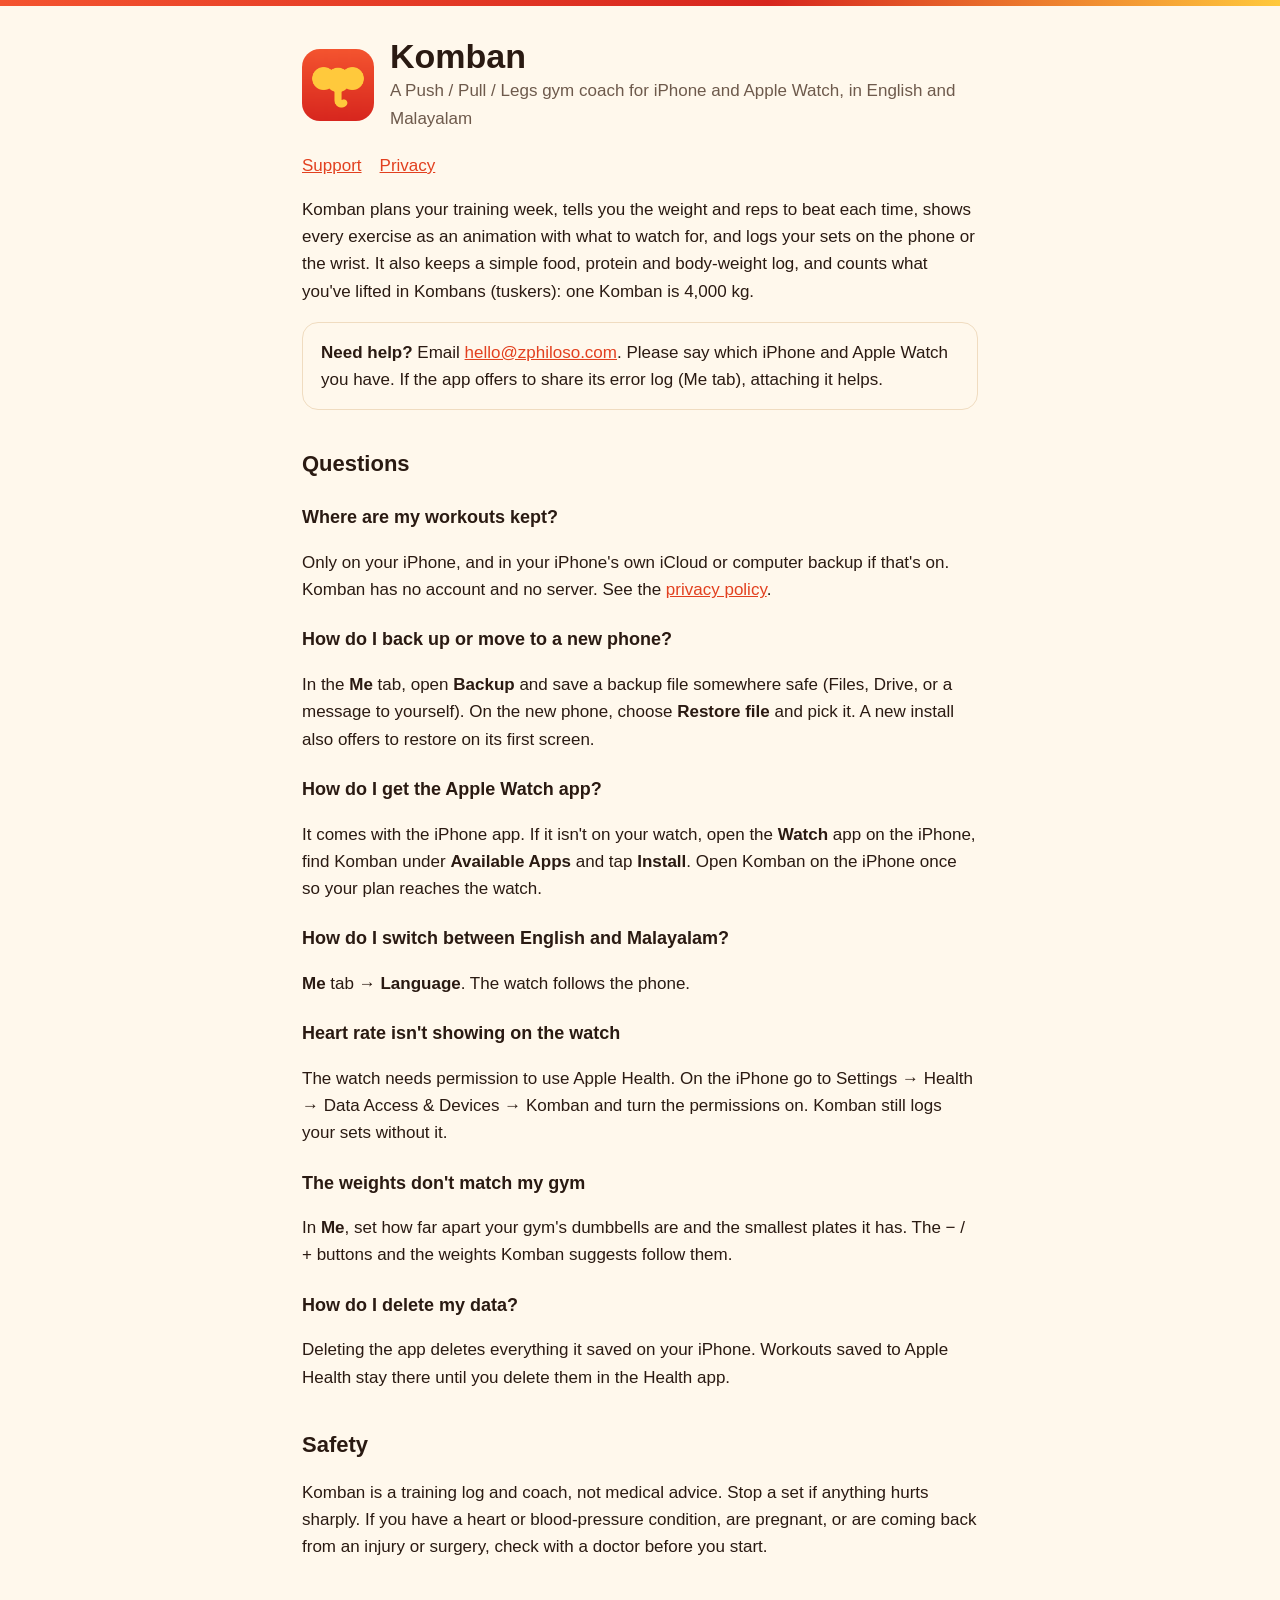
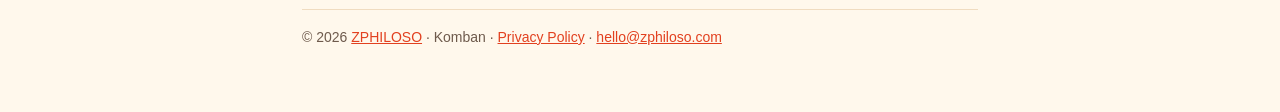
<file: index.html>
<!DOCTYPE html>
<html lang="en">
<head>
<meta charset="utf-8">
<meta name="viewport" content="width=device-width, initial-scale=1">
<title>Komban · Support</title>
<link rel="stylesheet" href="style.css">
<link rel="icon" href="icon.png">
</head>
<body>
<div class="band"></div>
<main>
  <header>
    <img src="icon.png" alt="Komban app icon">
    <div>
      <h1>Komban</h1>
      <p class="sub">A Push / Pull / Legs gym coach for iPhone and Apple Watch, in English and Malayalam</p>
    </div>
  </header>
  <nav><a href="./">Support</a><a href="privacy.html">Privacy</a></nav>

  <p>Komban plans your training week, tells you the weight and reps to beat each time, shows every exercise as an animation with what to watch for, and logs your sets on the phone or the wrist. It also keeps a simple food, protein and body-weight log, and counts what you've lifted in Kombans (tuskers): one Komban is 4,000 kg.</p>

  <div class="card">
    <strong>Need help?</strong> Email <a href="mailto:hello@zphiloso.com?subject=Komban">hello@zphiloso.com</a>. Please say which iPhone and Apple Watch you have. If the app offers to share its error log (Me tab), attaching it helps.
  </div>

  <h2>Questions</h2>

  <h3>Where are my workouts kept?</h3>
  <p>Only on your iPhone, and in your iPhone's own iCloud or computer backup if that's on. Komban has no account and no server. See the <a href="privacy.html">privacy policy</a>.</p>

  <h3>How do I back up or move to a new phone?</h3>
  <p>In the <strong>Me</strong> tab, open <strong>Backup</strong> and save a backup file somewhere safe (Files, Drive, or a message to yourself). On the new phone, choose <strong>Restore file</strong> and pick it. A new install also offers to restore on its first screen.</p>

  <h3>How do I get the Apple Watch app?</h3>
  <p>It comes with the iPhone app. If it isn't on your watch, open the <strong>Watch</strong> app on the iPhone, find Komban under <strong>Available Apps</strong> and tap <strong>Install</strong>. Open Komban on the iPhone once so your plan reaches the watch.</p>

  <h3>How do I switch between English and Malayalam?</h3>
  <p><strong>Me</strong> tab → <strong>Language</strong>. The watch follows the phone.</p>

  <h3>Heart rate isn't showing on the watch</h3>
  <p>The watch needs permission to use Apple Health. On the iPhone go to Settings → Health → Data Access &amp; Devices → Komban and turn the permissions on. Komban still logs your sets without it.</p>

  <h3>The weights don't match my gym</h3>
  <p>In <strong>Me</strong>, set how far apart your gym's dumbbells are and the smallest plates it has. The − / + buttons and the weights Komban suggests follow them.</p>

  <h3>How do I delete my data?</h3>
  <p>Deleting the app deletes everything it saved on your iPhone. Workouts saved to Apple Health stay there until you delete them in the Health app.</p>

  <h2>Safety</h2>
  <p>Komban is a training log and coach, not medical advice. Stop a set if anything hurts sharply. If you have a heart or blood-pressure condition, are pregnant, or are coming back from an injury or surgery, check with a doctor before you start.</p>

  <footer>© 2026 <a href="https://zphiloso.com">ZPHILOSO</a> · Komban · <a href="privacy.html">Privacy Policy</a> · <a href="mailto:hello@zphiloso.com">hello@zphiloso.com</a></footer>
</main>
</body>
</html>
</file>
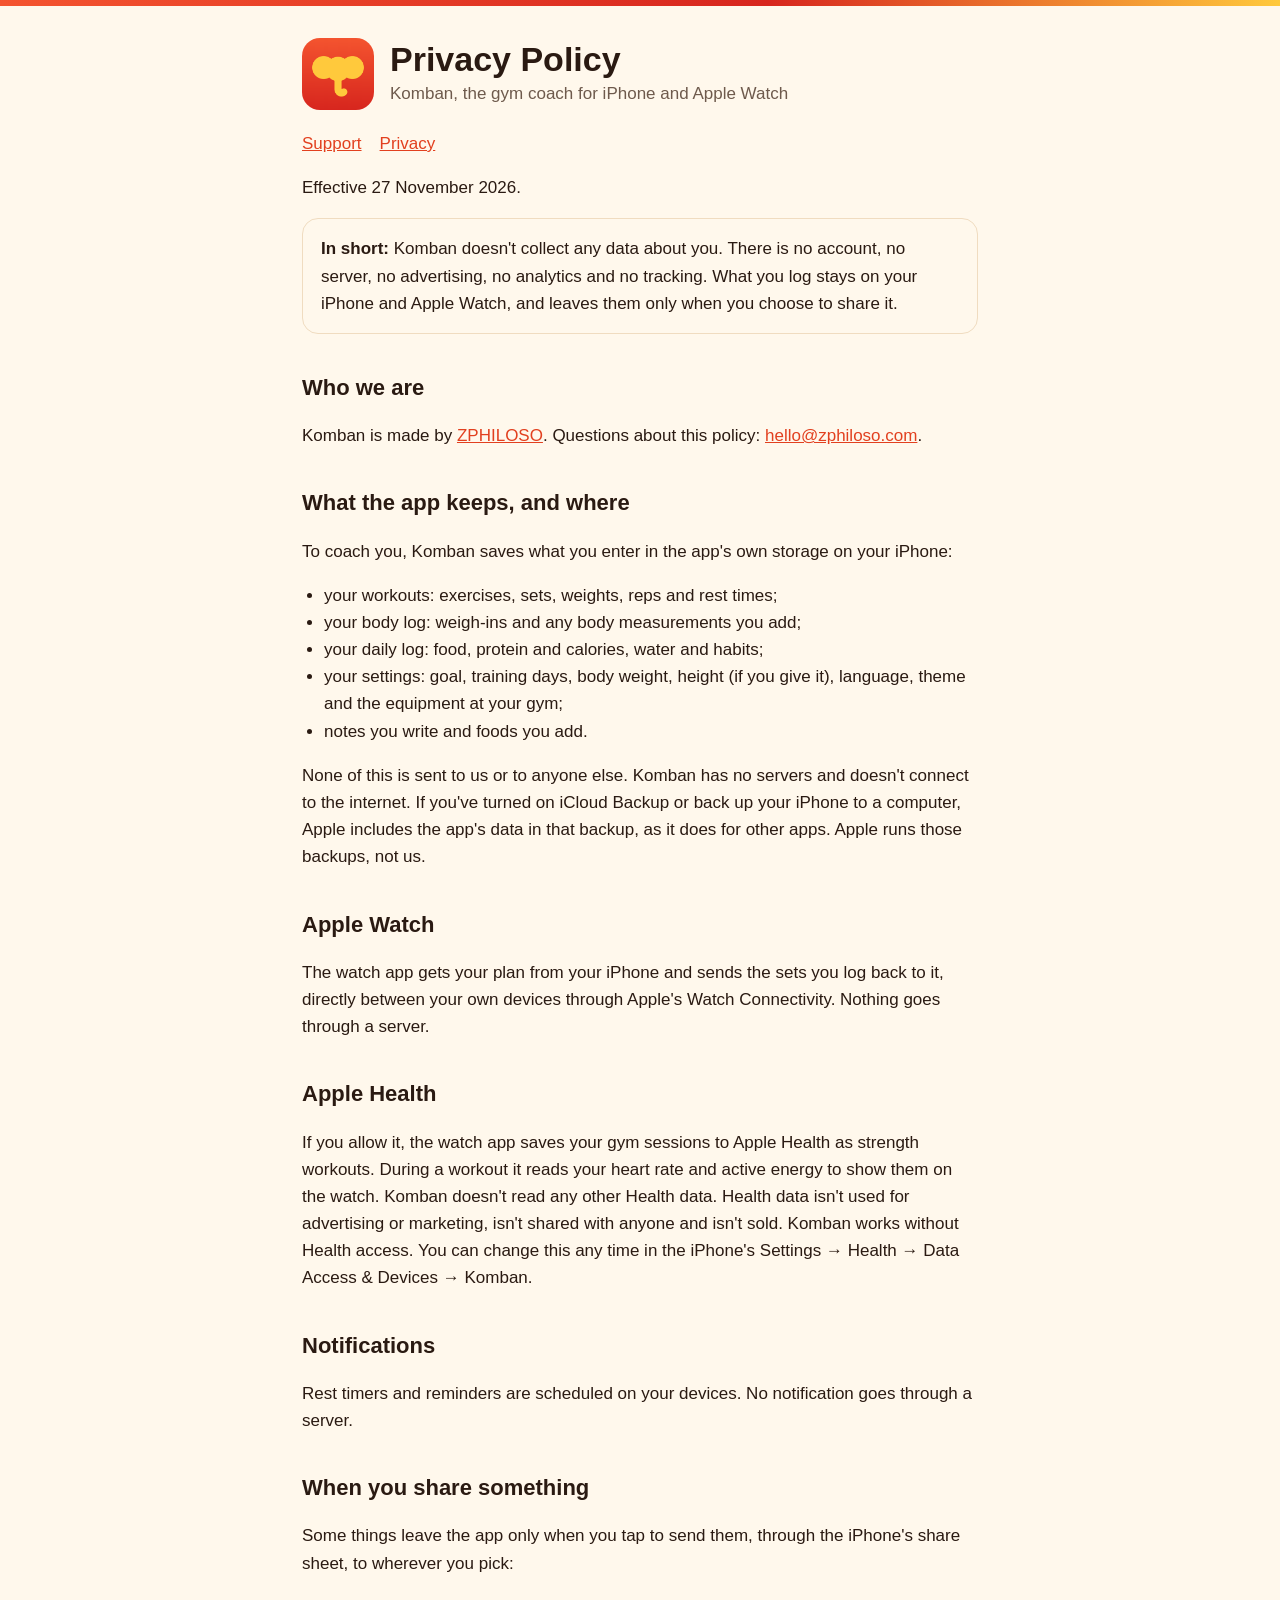
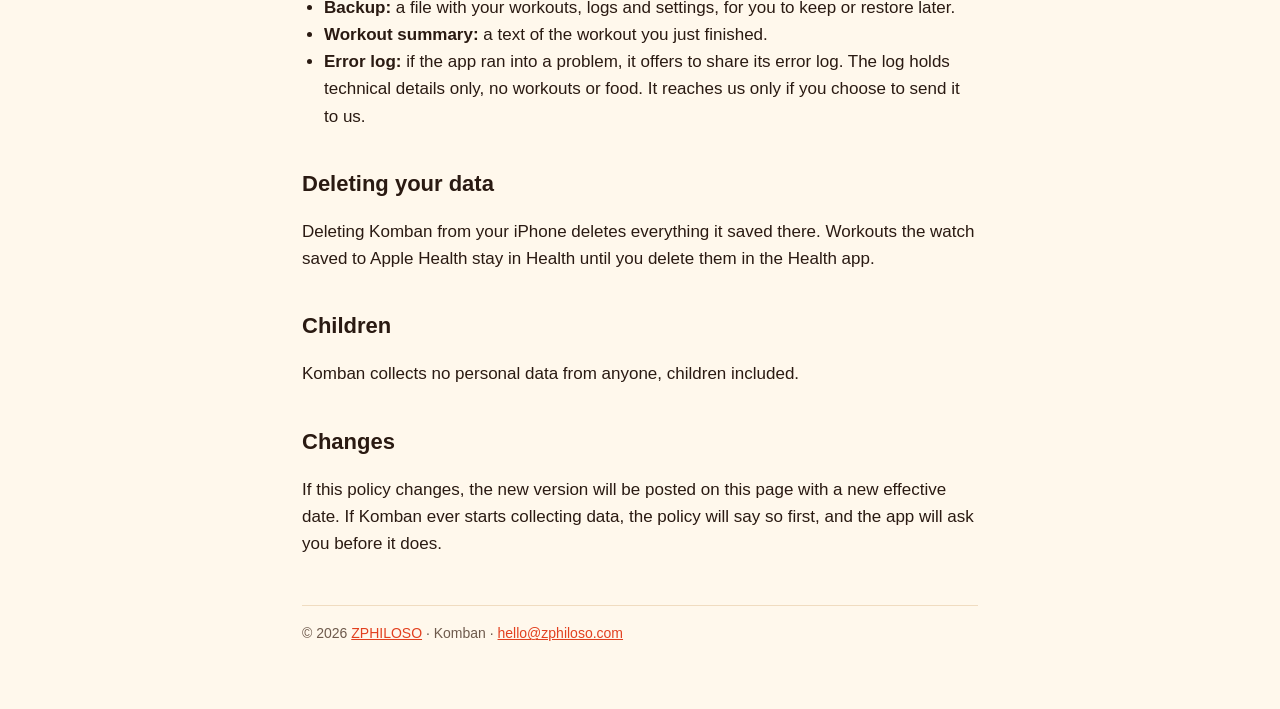
<file: privacy.html>
<!DOCTYPE html>
<html lang="en">
<head>
<meta charset="utf-8">
<meta name="viewport" content="width=device-width, initial-scale=1">
<title>Komban · Privacy Policy</title>
<link rel="stylesheet" href="style.css">
<link rel="icon" href="icon.png">
</head>
<body>
<div class="band"></div>
<main>
  <header>
    <img src="icon.png" alt="Komban app icon">
    <div>
      <h1>Privacy Policy</h1>
      <p class="sub">Komban, the gym coach for iPhone and Apple Watch</p>
    </div>
  </header>
  <nav><a href="./">Support</a><a href="privacy.html">Privacy</a></nav>

  <p>Effective 27 November 2026.</p>

  <div class="card">
    <strong>In short:</strong> Komban doesn't collect any data about you. There is no account, no server, no advertising, no analytics and no tracking. What you log stays on your iPhone and Apple Watch, and leaves them only when you choose to share it.
  </div>

  <h2>Who we are</h2>
  <p>Komban is made by <a href="https://zphiloso.com">ZPHILOSO</a>. Questions about this policy: <a href="mailto:hello@zphiloso.com">hello@zphiloso.com</a>.</p>

  <h2>What the app keeps, and where</h2>
  <p>To coach you, Komban saves what you enter in the app's own storage on your iPhone:</p>
  <ul>
    <li>your workouts: exercises, sets, weights, reps and rest times;</li>
    <li>your body log: weigh-ins and any body measurements you add;</li>
    <li>your daily log: food, protein and calories, water and habits;</li>
    <li>your settings: goal, training days, body weight, height (if you give it), language, theme and the equipment at your gym;</li>
    <li>notes you write and foods you add.</li>
  </ul>
  <p>None of this is sent to us or to anyone else. Komban has no servers and doesn't connect to the internet. If you've turned on iCloud Backup or back up your iPhone to a computer, Apple includes the app's data in that backup, as it does for other apps. Apple runs those backups, not us.</p>

  <h2>Apple Watch</h2>
  <p>The watch app gets your plan from your iPhone and sends the sets you log back to it, directly between your own devices through Apple's Watch Connectivity. Nothing goes through a server.</p>

  <h2>Apple Health</h2>
  <p>If you allow it, the watch app saves your gym sessions to Apple Health as strength workouts. During a workout it reads your heart rate and active energy to show them on the watch. Komban doesn't read any other Health data. Health data isn't used for advertising or marketing, isn't shared with anyone and isn't sold. Komban works without Health access. You can change this any time in the iPhone's Settings → Health → Data Access &amp; Devices → Komban.</p>

  <h2>Notifications</h2>
  <p>Rest timers and reminders are scheduled on your devices. No notification goes through a server.</p>

  <h2>When you share something</h2>
  <p>Some things leave the app only when you tap to send them, through the iPhone's share sheet, to wherever you pick:</p>
  <ul>
    <li><strong>Backup:</strong> a file with your workouts, logs and settings, for you to keep or restore later.</li>
    <li><strong>Workout summary:</strong> a text of the workout you just finished.</li>
    <li><strong>Error log:</strong> if the app ran into a problem, it offers to share its error log. The log holds technical details only, no workouts or food. It reaches us only if you choose to send it to us.</li>
  </ul>

  <h2>Deleting your data</h2>
  <p>Deleting Komban from your iPhone deletes everything it saved there. Workouts the watch saved to Apple Health stay in Health until you delete them in the Health app.</p>

  <h2>Children</h2>
  <p>Komban collects no personal data from anyone, children included.</p>

  <h2>Changes</h2>
  <p>If this policy changes, the new version will be posted on this page with a new effective date. If Komban ever starts collecting data, the policy will say so first, and the app will ask you before it does.</p>

  <footer>© 2026 <a href="https://zphiloso.com">ZPHILOSO</a> · Komban · <a href="mailto:hello@zphiloso.com">hello@zphiloso.com</a></footer>
</main>
</body>
</html>
</file>
<file: style.css>
:root {
  --paper: #fff8ec;
  --ink: #2a1a12;
  --muted: #6e5a4c;
  --fire: #e2401f;
  --sun: #ffc93c;
  --line: #f0dcc0;
}
@media (prefers-color-scheme: dark) {
  :root {
    --paper: #1c1210;
    --ink: #fbeee0;
    --muted: #c9b29e;
    --line: #3a2a22;
  }
}
* { box-sizing: border-box; }
body {
  margin: 0;
  background: var(--paper);
  color: var(--ink);
  font: 17px/1.6 -apple-system, BlinkMacSystemFont, "Segoe UI", Roboto, sans-serif;
}
.band { height: 6px; background: linear-gradient(90deg, #f4542f, #d7261e 60%, var(--sun)); }
main { max-width: 720px; margin: 0 auto; padding: 32px 22px 64px; }
header { display: flex; align-items: center; gap: 16px; margin-bottom: 8px; }
header img { width: 72px; height: 72px; border-radius: 18px; }
h1 { font-size: 34px; line-height: 1.1; margin: 0; }
.sub { color: var(--muted); margin: 2px 0 0; }
h2 { font-size: 22px; margin: 36px 0 8px; }
h3 { font-size: 18px; margin: 22px 0 4px; }
a { color: var(--fire); }
nav { margin: 20px 0 8px; display: flex; gap: 18px; }
.card {
  border: 1px solid var(--line);
  border-radius: 16px;
  padding: 16px 18px;
  margin: 16px 0;
}
ul { padding-left: 22px; }
footer { color: var(--muted); font-size: 14px; margin-top: 48px; border-top: 1px solid var(--line); padding-top: 16px; }
</file>
